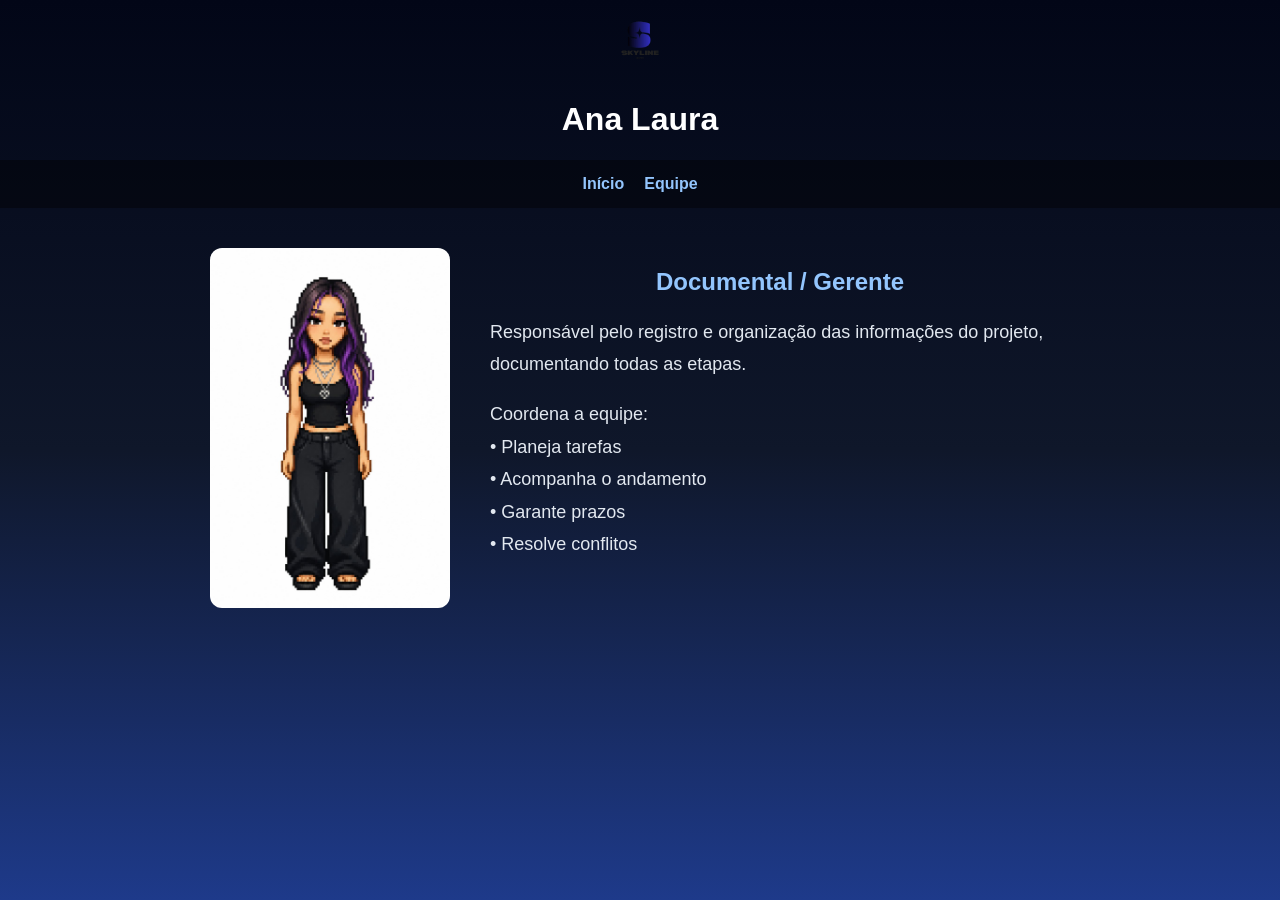
<file: ana.html>
<!DOCTYPE html>
<html lang="pt-br">
<head>
<meta charset="UTF-8">
<title>Ana Laura</title>
<link rel="stylesheet" href="style.css">
</head>

<body>

<header>
<img src="logo.png" class="logo">
<h1>Ana Laura</h1>
</header>

<nav>
<a href="index.html">Início</a>
<a href="equipe.html">Equipe</a>
</nav>

<main class="container perfil">

<img src="ana.jpeg">

<div>
<h2>Documental / Gerente</h2>

<p>
Responsável pelo registro e organização das informações do projeto, documentando todas as etapas.
</p>

<p>
Coordena a equipe:
<br>• Planeja tarefas
<br>• Acompanha o andamento
<br>• Garante prazos
<br>• Resolve conflitos
</p>

</div>

</main>

</body>
</html>
</file>
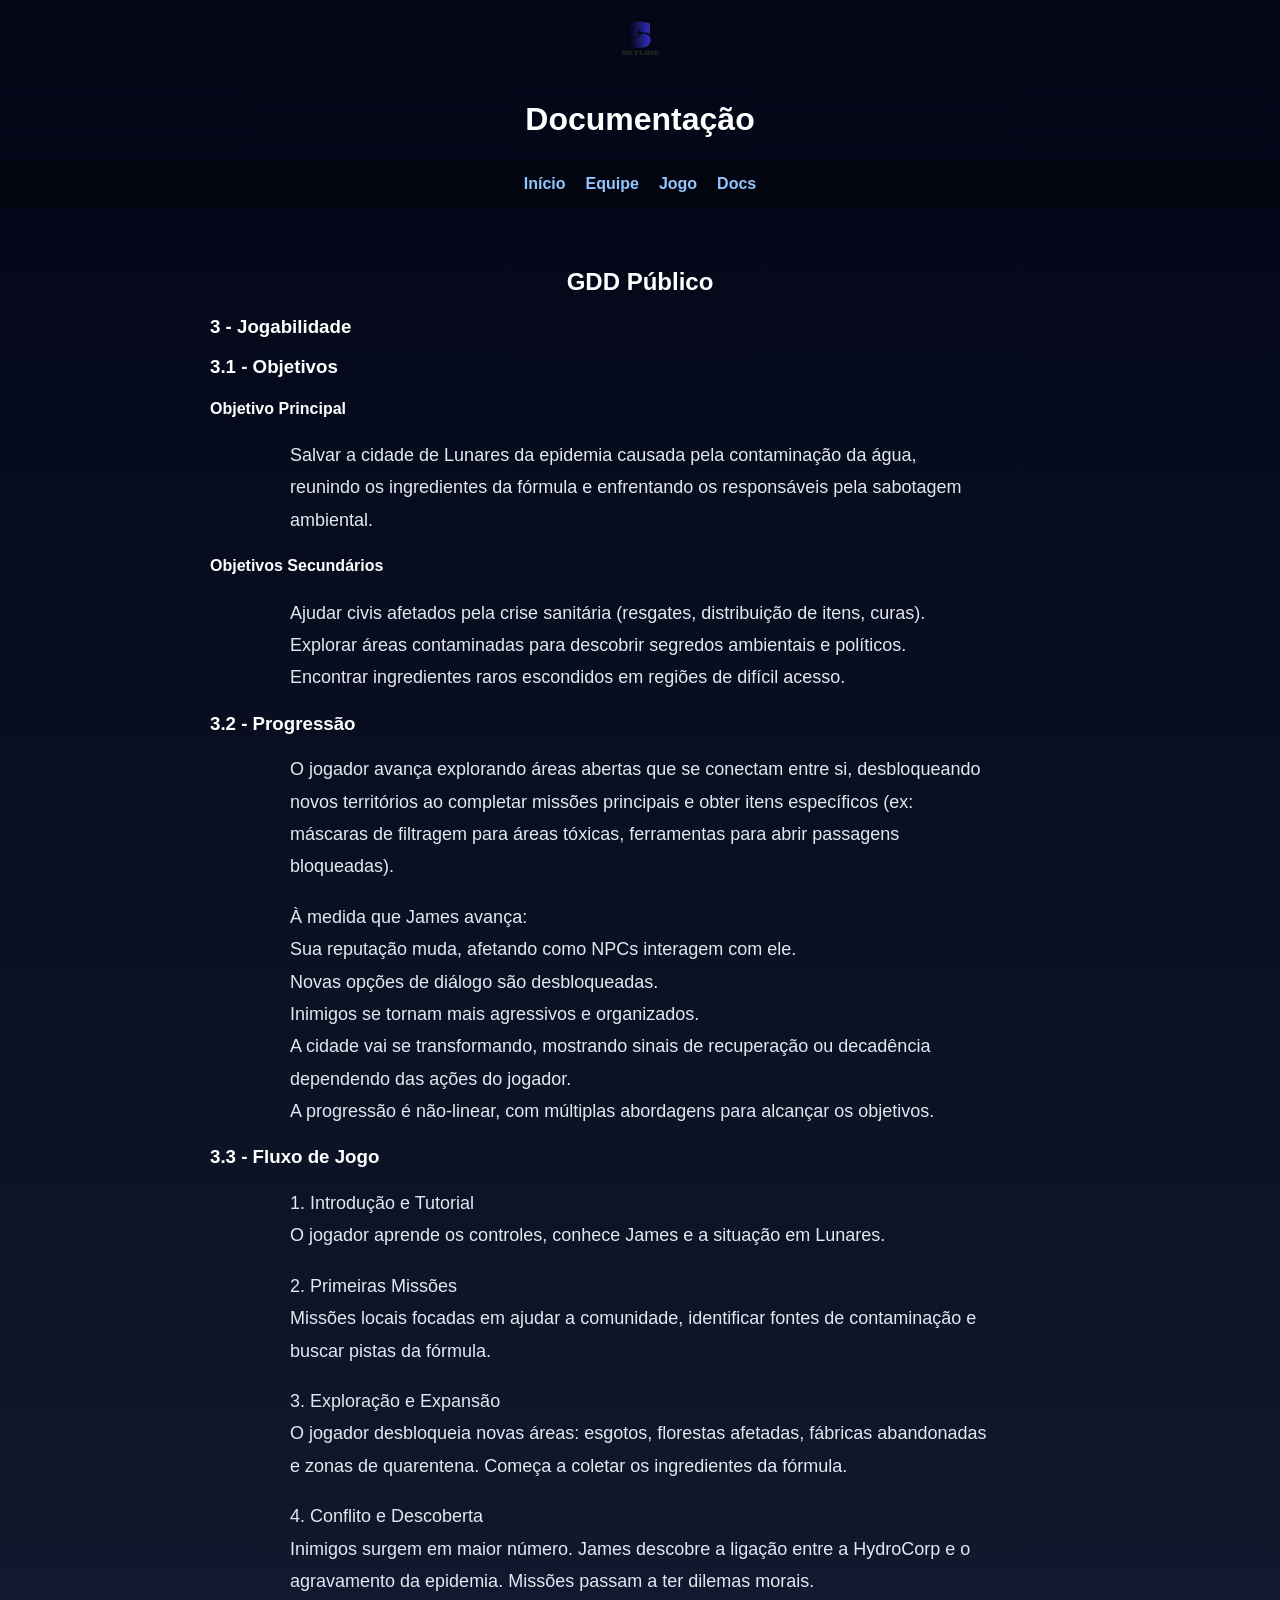
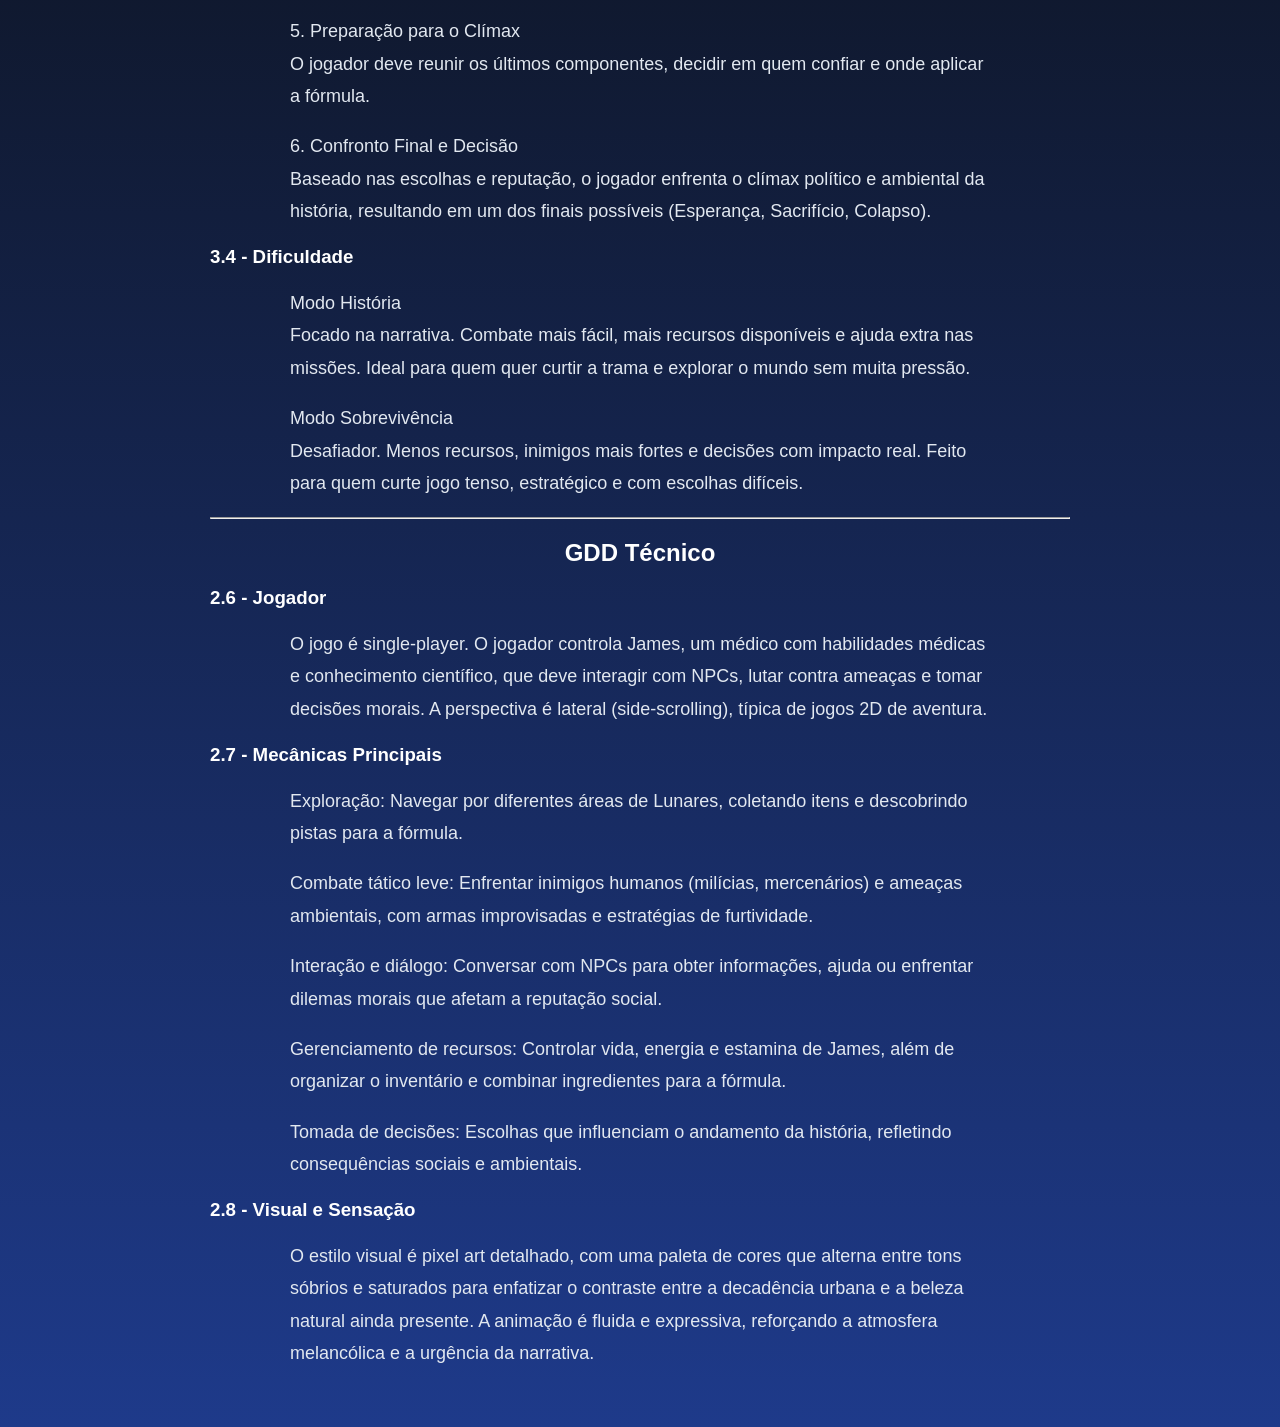
<file: docs.html>
<!DOCTYPE html>
<html lang="pt-br">
<head>
<meta charset="UTF-8">
<title>Documentação</title>
<link rel="stylesheet" href="style.css">
</head>

<body>

<header>
<img src="logo.png" class="logo">
<h1>Documentação</h1>
</header>

<nav>
<a href="index.html">Início</a>
<a href="equipe.html">Equipe</a>
<a href="jogo.html">Jogo</a>
<a href="docs.html">Docs</a>
</nav>

<main class="container">

<h2>GDD Público</h2>

<h3>3 - Jogabilidade</h3>

<h3>3.1 - Objetivos</h3>

<h4>Objetivo Principal</h4>
<p>
Salvar a cidade de Lunares da epidemia causada pela contaminação da água,
reunindo os ingredientes da fórmula e enfrentando os responsáveis pela
sabotagem ambiental.
</p>

<h4>Objetivos Secundários</h4>
<p>
Ajudar civis afetados pela crise sanitária (resgates, distribuição de itens, curas).
<br>Explorar áreas contaminadas para descobrir segredos ambientais e políticos.
<br>Encontrar ingredientes raros escondidos em regiões de difícil acesso.
</p>

<h3>3.2 - Progressão</h3>
<p>
O jogador avança explorando áreas abertas que se conectam entre si,
desbloqueando novos territórios ao completar missões principais e obter itens
específicos (ex: máscaras de filtragem para áreas tóxicas, ferramentas para
abrir passagens bloqueadas).
</p>

<p>
À medida que James avança:
<br>Sua reputação muda, afetando como NPCs interagem com ele.
<br>Novas opções de diálogo são desbloqueadas.
<br>Inimigos se tornam mais agressivos e organizados.
<br>A cidade vai se transformando, mostrando sinais de recuperação ou
decadência dependendo das ações do jogador.
<br>A progressão é não-linear, com múltiplas abordagens para alcançar os objetivos.
</p>

<h3>3.3 - Fluxo de Jogo</h3>

<p>
1. Introdução e Tutorial  
<br>O jogador aprende os controles, conhece James e a situação em Lunares.
</p>

<p>
2. Primeiras Missões  
<br>Missões locais focadas em ajudar a comunidade, identificar fontes de
contaminação e buscar pistas da fórmula.
</p>

<p>
3. Exploração e Expansão  
<br>O jogador desbloqueia novas áreas: esgotos, florestas afetadas, fábricas
abandonadas e zonas de quarentena. Começa a coletar os ingredientes da fórmula.
</p>

<p>
4. Conflito e Descoberta  
<br>Inimigos surgem em maior número. James descobre a ligação entre a HydroCorp
e o agravamento da epidemia. Missões passam a ter dilemas morais.
</p>

<p>
5. Preparação para o Clímax  
<br>O jogador deve reunir os últimos componentes, decidir em quem confiar e
onde aplicar a fórmula.
</p>

<p>
6. Confronto Final e Decisão  
<br>Baseado nas escolhas e reputação, o jogador enfrenta o clímax político e
ambiental da história, resultando em um dos finais possíveis (Esperança,
Sacrifício, Colapso).
</p>

<h3>3.4 - Dificuldade</h3>

<p>
Modo História  
<br>Focado na narrativa. Combate mais fácil, mais recursos disponíveis e ajuda extra nas missões.
Ideal para quem quer curtir a trama e explorar o mundo sem muita pressão.
</p>

<p>
Modo Sobrevivência  
<br>Desafiador. Menos recursos, inimigos mais fortes e decisões com impacto real.
Feito para quem curte jogo tenso, estratégico e com escolhas difíceis.
</p>

<hr>

<h2>GDD Técnico</h2>

<h3>2.6 - Jogador</h3>
<p>
O jogo é single-player. O jogador controla James, um médico com habilidades médicas e conhecimento científico,
que deve interagir com NPCs, lutar contra ameaças e tomar decisões morais.
A perspectiva é lateral (side-scrolling), típica de jogos 2D de aventura.
</p>

<h3>2.7 - Mecânicas Principais</h3>

<p>
Exploração: Navegar por diferentes áreas de Lunares, coletando itens e descobrindo pistas para a fórmula.
</p>

<p>
Combate tático leve: Enfrentar inimigos humanos (milícias, mercenários) e ameaças ambientais,
com armas improvisadas e estratégias de furtividade.
</p>

<p>
Interação e diálogo: Conversar com NPCs para obter informações, ajuda ou enfrentar dilemas morais
que afetam a reputação social.
</p>

<p>
Gerenciamento de recursos: Controlar vida, energia e estamina de James, além de organizar o inventário
e combinar ingredientes para a fórmula.
</p>

<p>
Tomada de decisões: Escolhas que influenciam o andamento da história,
refletindo consequências sociais e ambientais.
</p>

<h3>2.8 - Visual e Sensação</h3>

<p>
O estilo visual é pixel art detalhado, com uma paleta de cores que alterna entre tons sóbrios e saturados
para enfatizar o contraste entre a decadência urbana e a beleza natural ainda presente.
A animação é fluida e expressiva, reforçando a atmosfera melancólica e a urgência da narrativa.
</p>

</main>

</body>
</html>
</file>
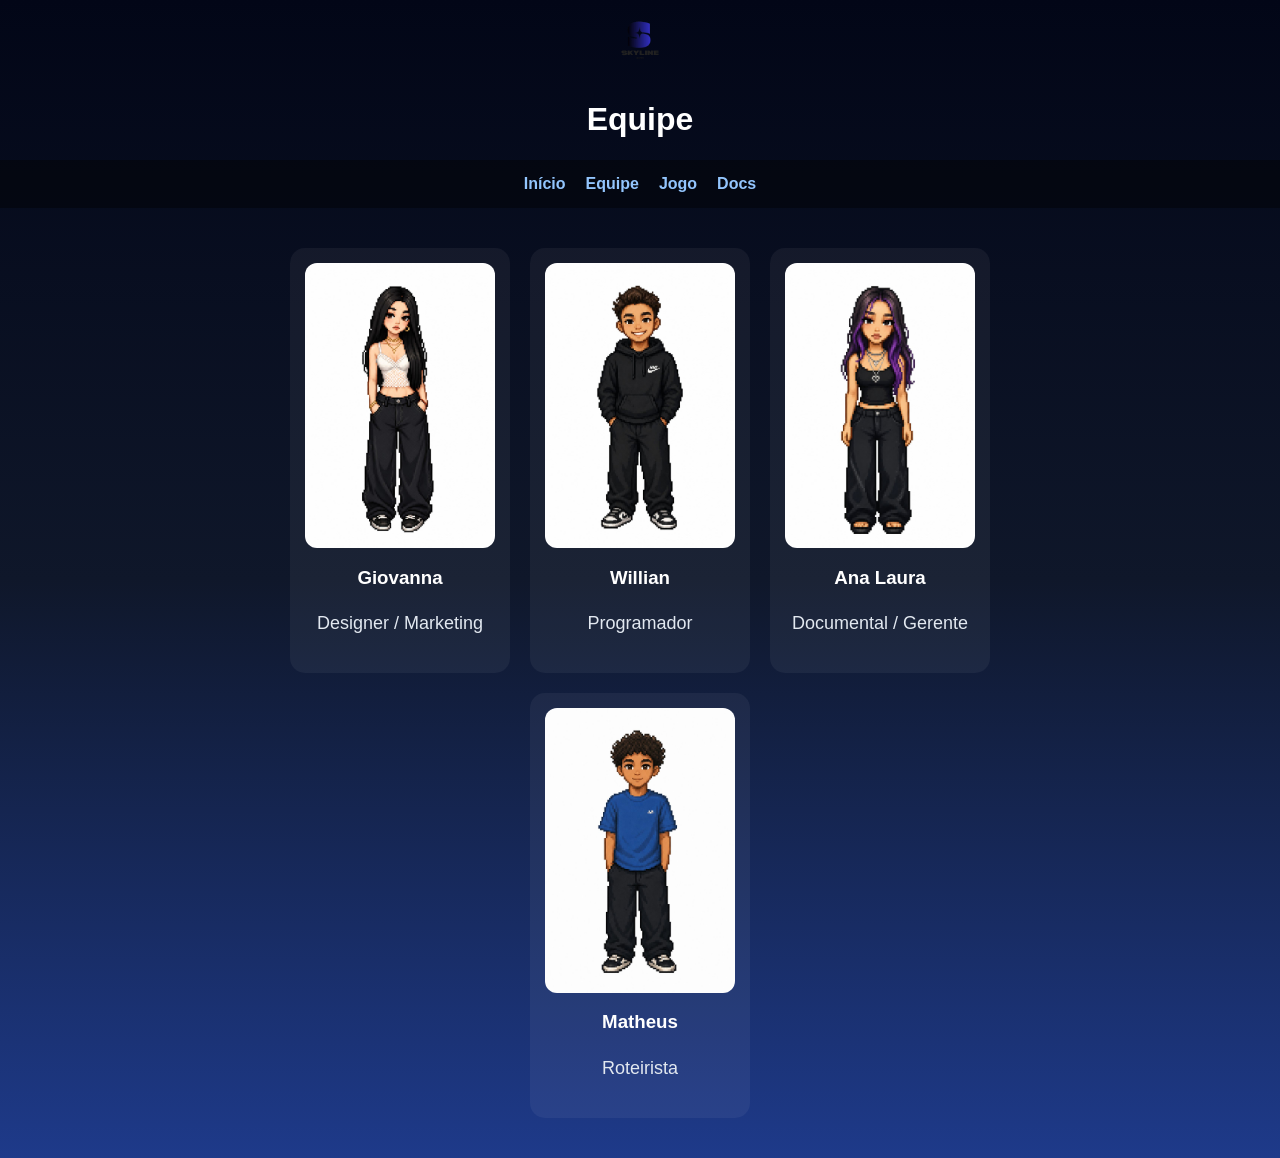
<file: equipe.html>
<!DOCTYPE html>
<html lang="pt-br">
<head>
<meta charset="UTF-8">
<title>Equipe</title>
<link rel="stylesheet" href="style.css">
</head>

<body>

<header>
<img src="logo.png" class="logo">
<h1>Equipe</h1>
</header>

<nav>
<a href="index.html">Início</a>
<a href="equipe.html">Equipe</a>
<a href="jogo.html">Jogo</a>
<a href="docs.html">Docs</a>
</nav>

<main class="container">

<div class="cards">

<a href="giovanna.html" class="card">
<img src="giovanna.jpeg">
<h3>Giovanna</h3>
<p>Designer / Marketing</p>
</a>

<a href="willian.html" class="card">
<img src="willian.jpeg">
<h3>Willian</h3>
<p>Programador</p>
</a>

<a href="ana.html" class="card">
<img src="ana.jpeg">
<h3>Ana Laura</h3>
<p>Documental / Gerente</p>
</a>

<a href="matheus.html" class="card">
<img src="matheus.jpeg">
<h3>Matheus</h3>
<p>Roteirista</p>
</a>

</div>

</main>

</body>
</html>
</file>
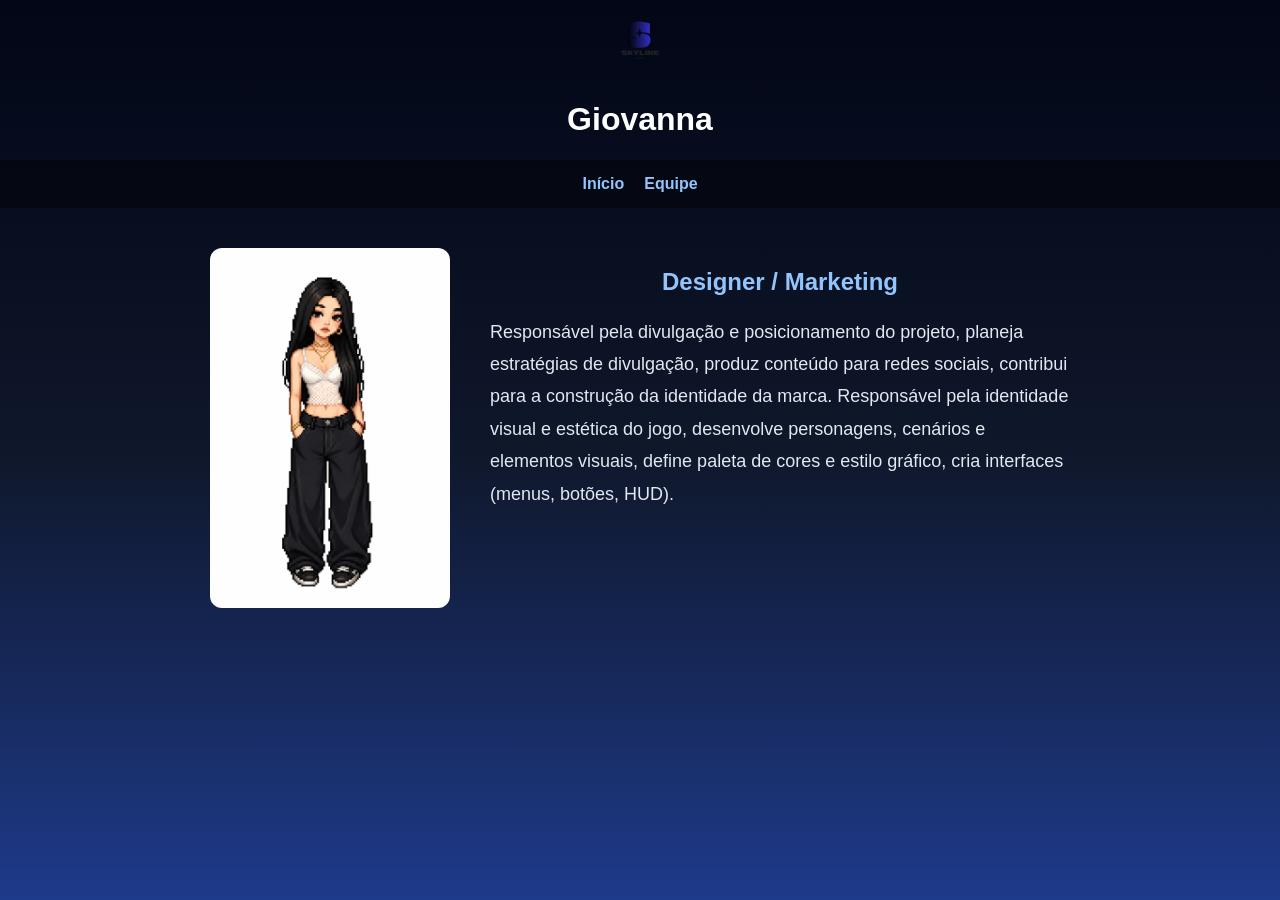
<file: giovanna.html>
<!DOCTYPE html>
<html lang="pt-br">
<head>
<meta charset="UTF-8">
<title>Matheus</title>
<link rel="stylesheet" href="style.css">
</head>

<body>

<header>
<img src="logo.png" class="logo">
<h1>Giovanna</h1>
</header>

<nav>
<a href="index.html">Início</a>
<a href="equipe.html">Equipe</a>
</nav>

<main class="container perfil">

<img src="giovanna.jpeg">

<div>
<h2>Designer / Marketing </h2>

<p>
Responsável pela divulgação e posicionamento do projeto, planeja estratégias de divulgação, produz conteúdo para redes sociais, contribui para a construção da identidade da marca.
Responsável pela identidade visual e estética do jogo, desenvolve personagens, cenários e elementos visuais, define paleta de cores e estilo gráfico, cria interfaces (menus, botões, HUD).
</p>

</div>

</main>

</body>
</html>
</file>
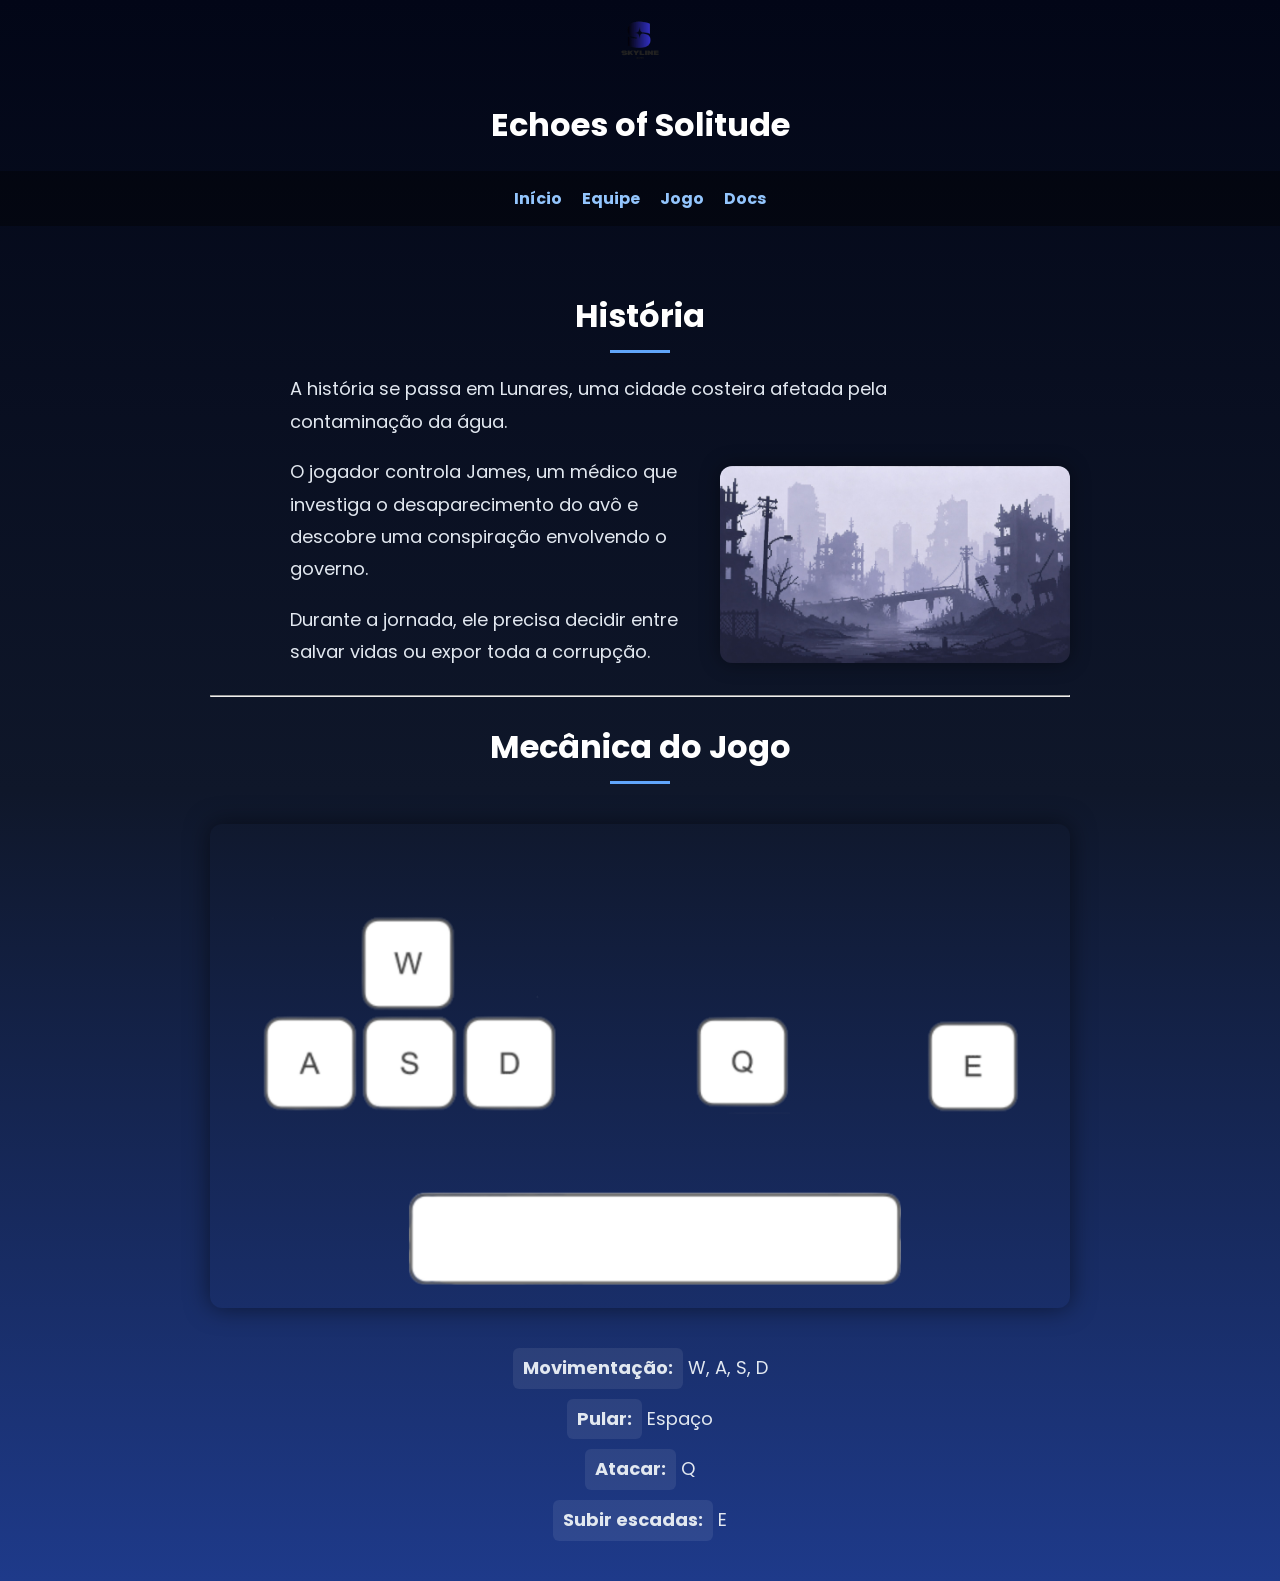
<file: jogo.html>
<!DOCTYPE html>
<html lang="pt-br">
<head>
<meta charset="UTF-8">
<meta name="viewport" content="width=device-width, initial-scale=1.0">

<title>Jogo</title>

<link href="https://fonts.googleapis.com/css2?family=Poppins:wght@300;500;700&display=swap" rel="stylesheet">
<link rel="stylesheet" href="style.css">

</head>

<body>

<header>
<img src="logo.png" class="logo">
<h1>Echoes of Solitude</h1>
</header>

<nav>
<a href="index.html">Início</a>
<a href="equipe.html">Equipe</a>
<a href="jogo.html">Jogo</a>
<a href="docs.html">Docs</a>
</nav>

<main class="container">

<h2 class="titulo-secao">História</h2>

<p>
A história se passa em Lunares, uma cidade costeira afetada pela contaminação da água.
</p>

<img src="inicio-jogo.jpeg" class="img-lateral">

<p>
O jogador controla James, um médico que investiga o desaparecimento do avô
e descobre uma conspiração envolvendo o governo.
</p>

<p>
Durante a jornada, ele precisa decidir entre salvar vidas ou expor toda a corrupção.
</p>

<div class="clear"></div>

<hr>

<h2 class="titulo-secao">Mecânica do Jogo</h2>

<img src="mecanica.png" class="img-jogo">

<div class="info-controles">
  <p><strong>Movimentação:</strong> W, A, S, D</p>
  <p><strong>Pular:</strong> Espaço</p>
  <p><strong>Atacar:</strong> Q</p>
  <p><strong>Subir escadas:</strong> E</p>
</div>

</main>

</body>
</html>
</file>
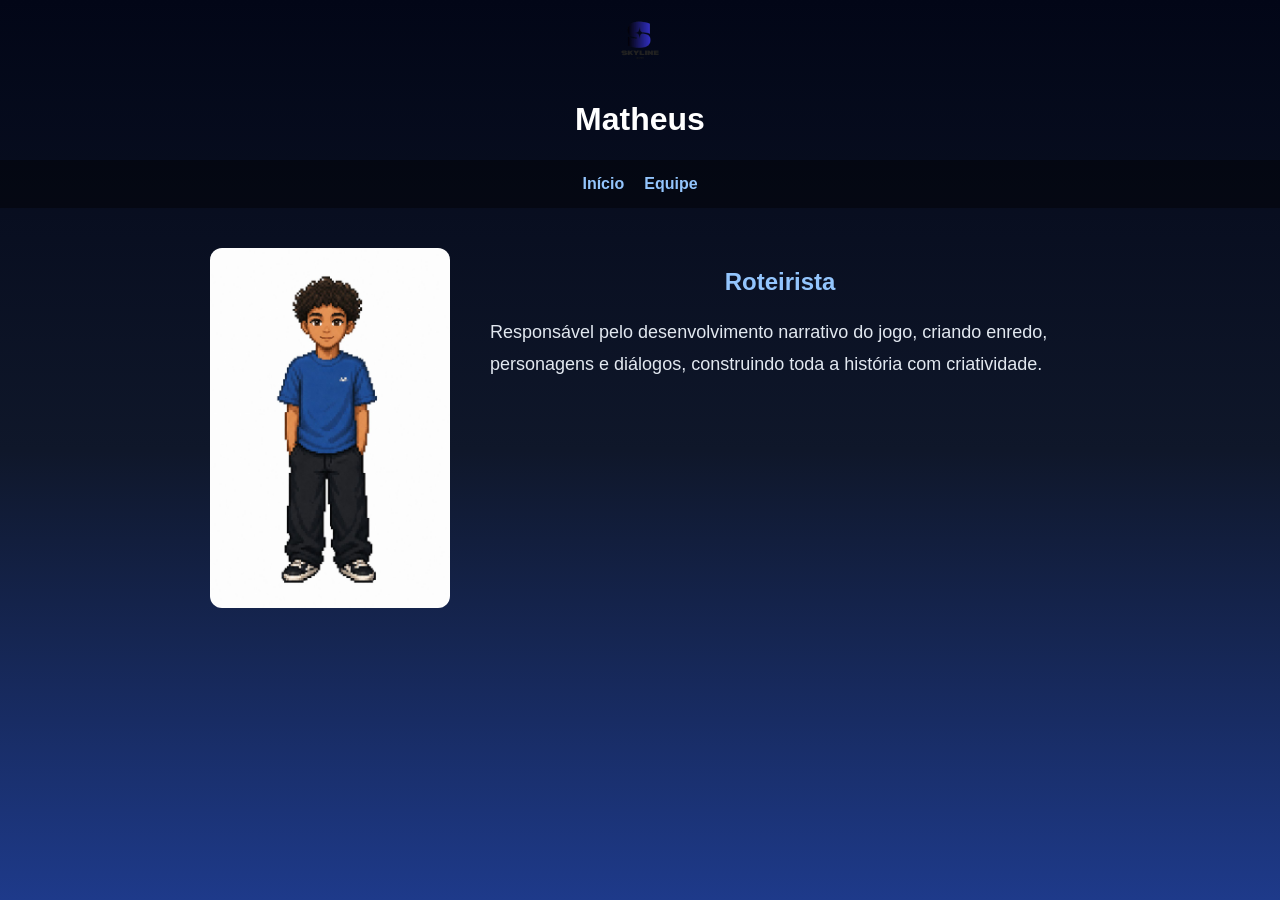
<file: matheus.html>
<!DOCTYPE html>
<html lang="pt-br">
<head>
<meta charset="UTF-8">
<title>Matheus</title>
<link rel="stylesheet" href="style.css">
</head>

<body>

<header>
<img src="logo.png" class="logo">
<h1>Matheus</h1>
</header>

<nav>
<a href="index.html">Início</a>
<a href="equipe.html">Equipe</a>
</nav>

<main class="container perfil">

<img src="matheus.jpeg">

<div>
<h2>Roteirista</h2>

<p>
Responsável pelo desenvolvimento narrativo do jogo, criando enredo, personagens e diálogos,
construindo toda a história com criatividade.
</p>

</div>

</main>

</body>
</html>
</file>
<file: style.css>
body {
  margin: 0;
  font-family: 'Poppins', sans-serif;
  background: linear-gradient(180deg, #020617, #0f172a, #1e3a8a);
  color: white;
}

/* HEADER */
header {
  display: flex;
  flex-direction: column;
  align-items: center;
  justify-content: center;
}

.logo {
  width: 80px;
}

/* SUBTÍTULO */
.subtitulo {
  font-size: 18px;
  color: #93c5fd;
}

/* MENU */
nav {
  display: flex;
  justify-content: center;
  gap: 30px;
  background: rgba(0,0,0,0.4);
  padding: 15px;
}

nav a {
  color: #93c5fd;
  text-decoration: none;
  font-weight: bold;
}

nav a:hover {
  color: white;
}

/* CONTAINER */
.container {
  max-width: 1200px;
  margin: auto;
  padding: 60px 20px;
}

/* TÍTULOS */
h1, h2 {
  text-align: center;
}

.titulo-secao {
  font-size: 32px;
  margin-bottom: 20px;
}

.titulo-secao::after {
  content: "";
  width: 60px;
  height: 3px;
  background: #60a5fa;
  display: block;
  margin: 10px auto;
}

/* TEXTO */
p {
  font-size: 18px;
  line-height: 1.8;
  color: #e2e8f0;
}

/* CARDS */
.cards {
  display: flex;
  gap: 20px;
  flex-wrap: wrap;
  justify-content: center;
}

.card {
  width: 220px;
  background: rgba(255,255,255,0.05);
  border-radius: 15px;
  padding: 15px;
  text-align: center;
  text-decoration: none;
  color: white;
  transition: 0.3s;
}

.card:hover {
  transform: scale(1.05);
}

.card img {
  width: 100%;
  border-radius: 12px;
}

/* PERFIL */
.perfil {
  display: flex;
  gap: 40px;
}

.perfil img {
  width: 260px;
  height: 360px; 
  object-fit: cover; 
  border-radius: 12px;
}

.perfil h2 {
  text-align: center;
  color: #93c5fd;
}

/* IMAGEM HISTÓRIA */
.img-lateral {
  float: right;
  width: 350px;
  margin: 10px 0 20px 30px;
  border-radius: 12px;
  box-shadow: 0 0 20px rgba(0,0,0,0.4);
}

.clear {
  clear: both;
}

/* IMAGEM MECÂNICA */
.img-jogo {
  display: block;
  margin: 40px auto;
  width: 100%;
  max-width: 900px;
  border-radius: 12px;
  box-shadow: 0 0 25px rgba(0,0,0,0.5);
}

/* TEXTO CONTROLES */
.info-controles {
  text-align: center;
  margin-top: 20px;
}

.info-controles p {
  margin: 0;
  font-size: 18px;
  line-height: 1.6;
  text-align: center;
}

/* RESPONSIVO */
@media (max-width: 768px) {
  .img-lateral {
    float: none;
    width: 100%;
    margin: 20px 0;
  }
}

/* INTRO */
#intro {
  position: fixed;
  top: 0;
  left: 0;
  width: 100%;
  height: 100%;
  background: #000;
  display: flex;
  justify-content: center;
  align-items: center;
  z-index: 9999;
}

#videoIntro {
  width: 100%;
  height: 100%;
  object-fit: cover;
}


html, body {
  width: 100%;
  max-width: 100%;
  overflow-x: hidden;
  margin: 0;
  padding: 0;
}

body {
  min-height: 100vh;
  display: flex;
  flex-direction: column;
}

main.container {
  flex: 1;
  width: 100%;
}

header, nav, main {
  width: 100%;
}

img {
  max-width: 100%;
  height: auto;
  display: block;
}

.container {
  width: 100%;
  max-width: 900px; /* limite confortável */
  margin: 0 auto;
  padding: 40px 20px;
}

.info-controles p strong {
  padding: 6px 10px;
  border-radius: 6px;
  background: rgba(255, 255, 255, 0.08);
  transition: 0.2s;
  display: inline-block;
  cursor: pointer;
}

/* efeito hover (PC) */
.info-controles p strong:hover {
  background: rgba(96, 165, 250, 0.5);
  transform: scale(1.1);
  box-shadow: 0 0 10px rgba(96, 165, 250, 0.6);
}

.teclas-img {
  transition: 0.3s ease;
  border-radius: 12px;
  cursor: pointer;
}

.info-controles {
  display: flex;
  flex-direction: column;
  align-items: center;
  gap: 10px;
}

@media screen and (max-width: 768px){
  .produto-container{
    width:100%;
    flex-direction: column;
  }
}

.produto-container{
  display: flex;
  width:100%;
  justify-content: space-around;
}

@media (max-width: 768px) {

  .perfil {
    flex-direction: column;
    align-items: center;
    text-align: center;
    gap: 20px;
  }

  .perfil img {
    width: 90%;
    max-width: 300px;
    height: auto;
  }

  .container {
    padding: 40px 15px;
  }

}

p, h1, h2, h3 {
  word-wrap: break-word;
  overflow-wrap: break-word;
}

.perfil div {
  max-width: 100%;
}

nav {
  display: flex;
  justify-content: center;
  gap: 20px;
  flex-wrap: wrap; /* ESSENCIAL */
}

p {
  max-width: 700px;
  margin-left: auto;
  margin-right: auto;
}

@media (max-width: 768px) {

  .container {
    padding: 30px 15px;
  }

  p {
    max-width: 100%;
  }

}

* {
  box-sizing: border-box;
}

img {
  max-width: 100%;
  height: auto;
}
</file>
